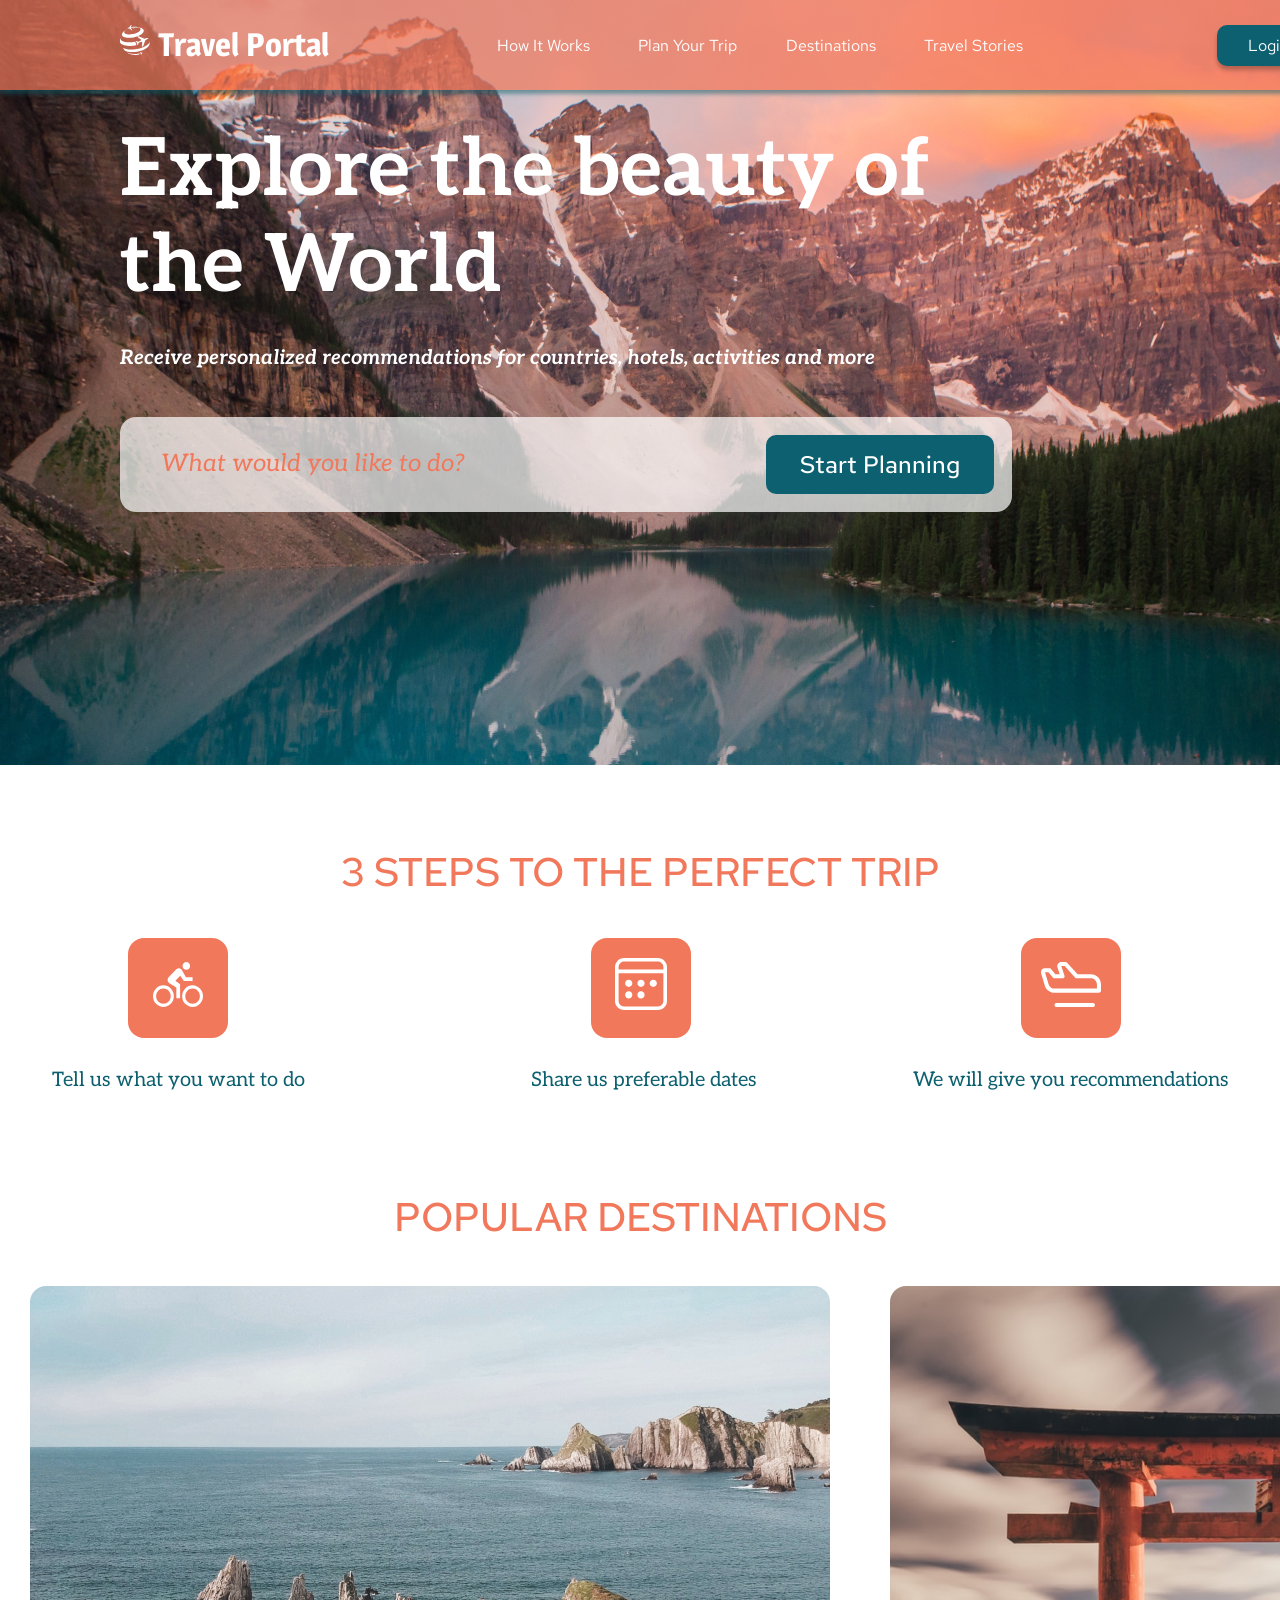
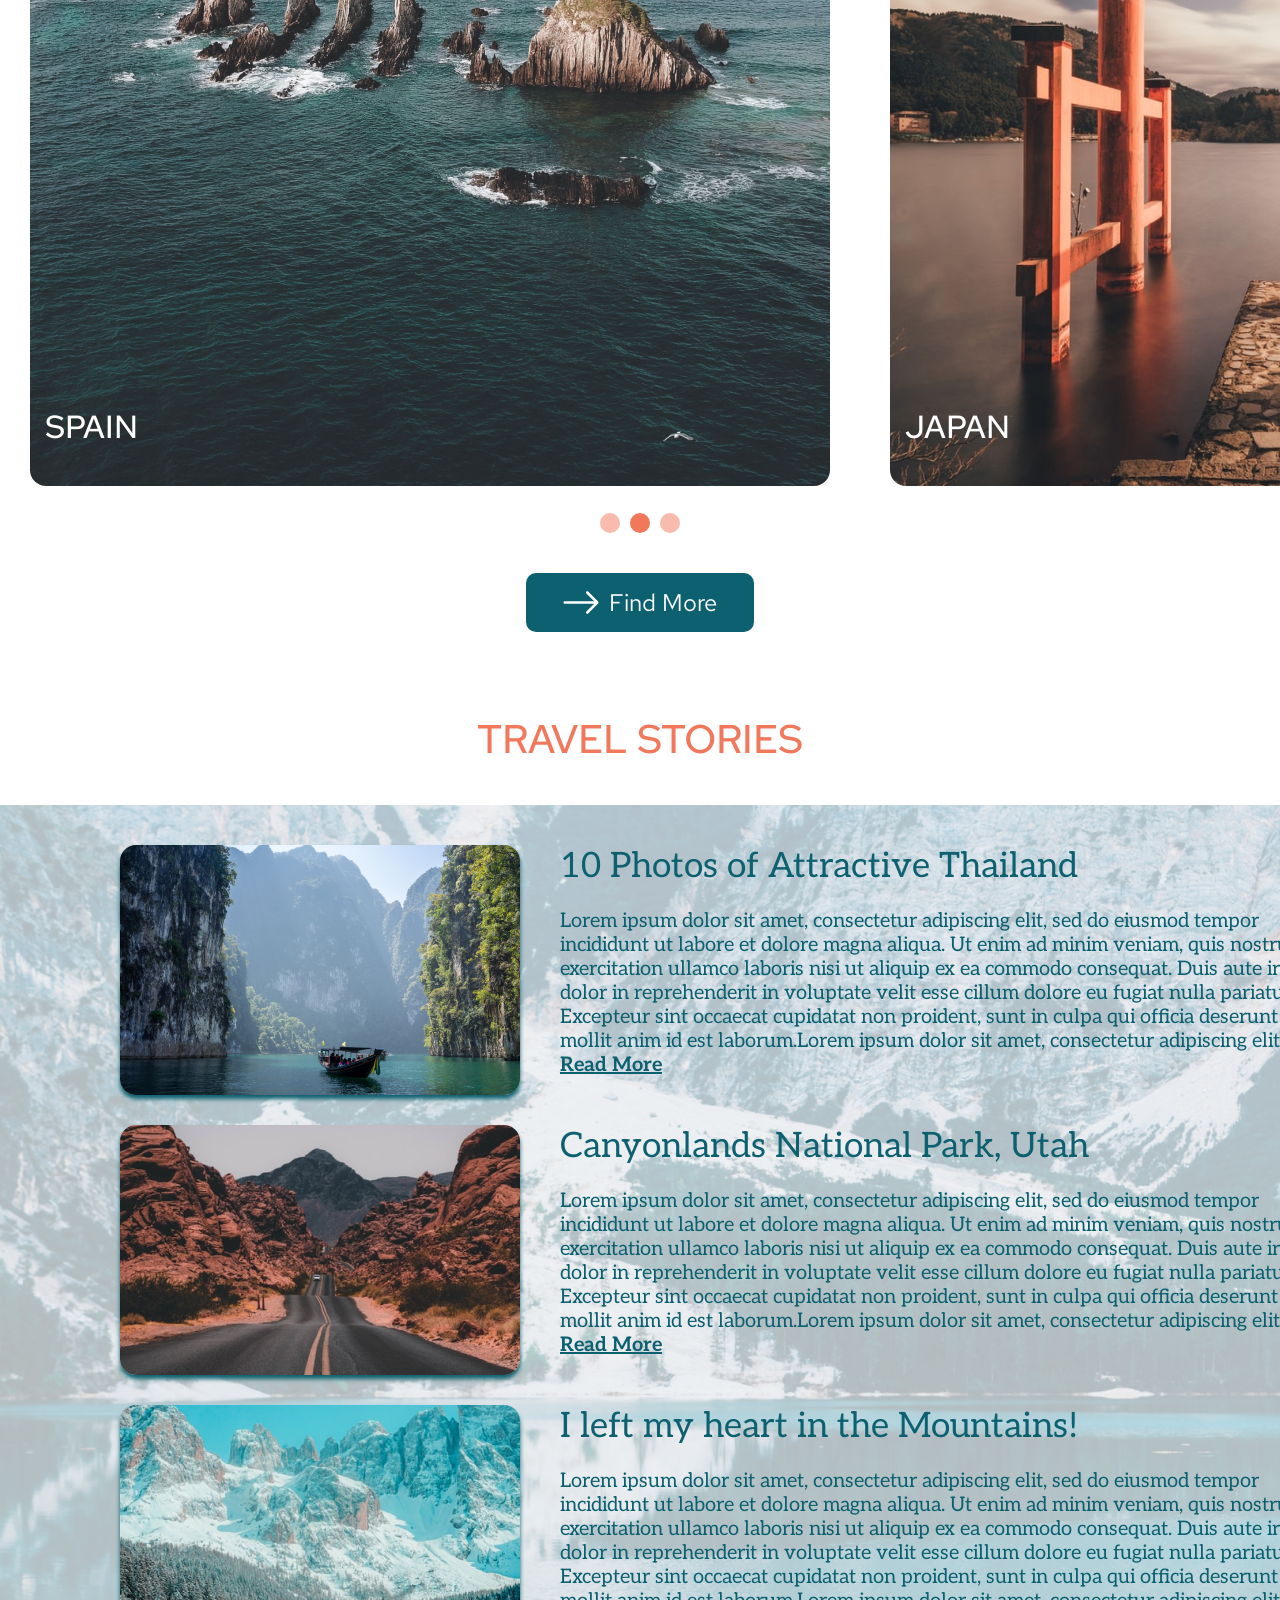
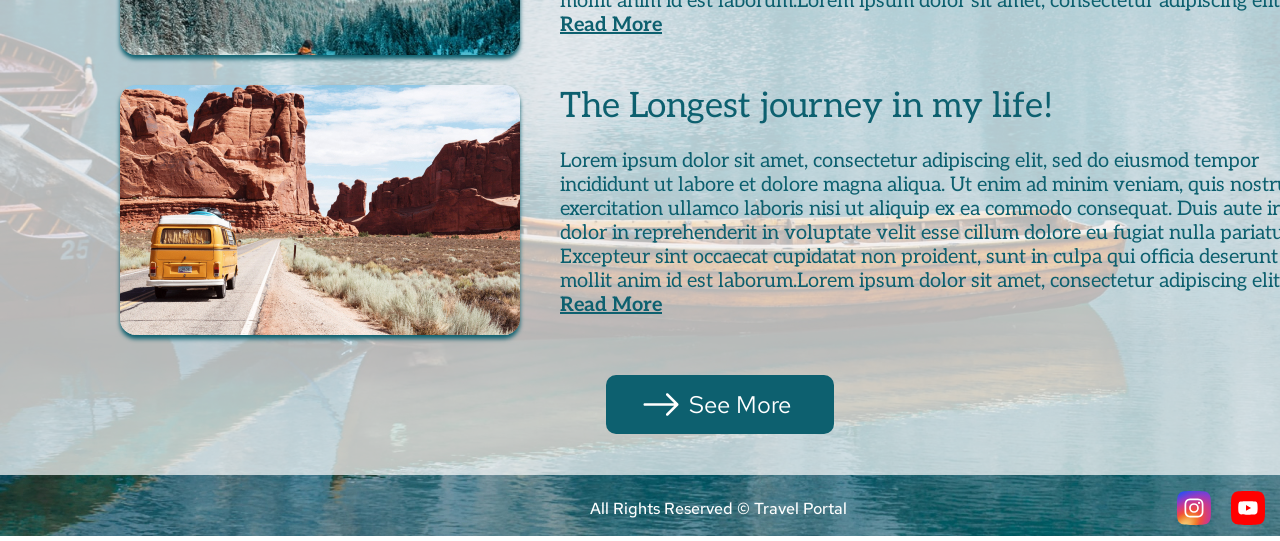
<file: travel/index.html>
<!DOCTYPE html>
<html lang="zxx">
<head>
    <meta charset="UTF-8">
    <meta http-equiv="X-UA-Compatible" content="IE=edge">
    <meta name="viewport" content="width=device-width, initial-scale=1.0">
<!--Font styles-->
    <link rel="preconnect" href="https://fonts.googleapis.com">
    <link rel="preconnect" href="https://fonts.gstatic.com" crossorigin>
    <link href="https://fonts.googleapis.com/css2?family=Magra&display=swap" rel="stylesheet">
    <link href="https://fonts.googleapis.com/css2?family=Magra&display=swap" rel="stylesheet">
    <link href="https://fonts.googleapis.com/css2?family=Magra&family=Red+Hat+Text:wght@300&display=swap" rel="stylesheet">
    <link href="https://fonts.googleapis.com/css2?family=Aleo:wght@300&family=Magra&family=Red+Hat+Text:wght@300&display=swap" rel="stylesheet">
    <link href="https://fonts.googleapis.com/css2?family=Aleo:ital,wght@1,700&family=Magra&family=Red+Hat+Text:wght@300&display=swap" rel="stylesheet">
    <link href="https://fonts.googleapis.com/css2?family=Aleo:wght@700&family=Magra&family=Red+Hat+Text:wght@300&display=swap" rel="stylesheet">
    <link href="https://fonts.googleapis.com/css2?family=Aleo:ital,wght@1,300&display=swap" rel="stylesheet">
    <link href="https://fonts.googleapis.com/css2?family=Aleo:ital,wght@1,700&display=swap" rel="stylesheet">
    <link href="https://fonts.googleapis.com/css2?family=Aleo:ital@1&display=swap" rel="stylesheet">
    <link href="https://fonts.googleapis.com/css2?family=Red+Hat+Text:wght@500&display=swap" rel="stylesheet">
    <link href="https://fonts.googleapis.com/css2?family=Aleo&display=swap" rel="stylesheet">


    <link rel="shortcut icon" href="/travel/assets/icons/fav.ico" type="image/x-icon">
    <link rel="stylesheet" href="style.css">
    <title>Document</title>
</head>

<body>
    <header>
        <div class="upclass">
            <div class="headdiv">
                <div class="logoflex">
                    <div>
                            <img src="assets/icons/logo.svg" alt="logo of travel company">
                    </div>

                    <div>
                        <p class="logotext">Travel Portal</p>
                    </div> 
                </div>
                
                <nav>
                    <ul class="ulstyle">
                        <li><a href="#preview" class="navtextstyle">How It Works</a></li>
                        <li><a href="#steps" class="navtextstyle">Plan Your Trip</a></li>
                        <li><a href="#destinations" class="navtextstyle">Destinations</a></li>
                        <li><a href="#stories" class="navtextstyle">Travel Stories</a></li>
                    </ul>
                </nav>

                <div class="buttonflex">
                    <button class="buttonstyle">Login</button>
                </div>

            </div>

            
                <section class="sectionStylePreview" id="preview">
                    <h1>Explore the beauty of the World</h1>
                    <p class="pstylepreview">Receive personalized recommendations for countries, hotels, activities and more</p>
                    <div class="divWithQuestion">
                        <p class="pStyleQuestion">What would you like to do?</p>
                        <button class="buttonQuestion">Start Planning</button>
                    </div>
                </section>
        </div>
       

    </header>
   
    <main>
    
    <section class="styleSection1" id="steps">
        <h2 class="h2StepStyle">3 STEPS TO THE PERFECT TRIP</h2>
    </section>

    <div class="stepsDivStyle">
        <div class="stepDivInside">
            <div class="stepsPictureStyle"><img class="stepImgStyle" src="/travel/assets/icons/Vector.svg" alt="velo"></div>
            <p class="pStyleSteps">Tell us what you want to do</p>
        </div>
        <div class="stepDivInside">
            <div class="stepsPictureStyleCalendar"><img class="stepImgStyleCalendar" src="/travel/assets/icons/calendar.svg" alt="calendar"></div>
            <p class="pStyleStepsCalendar">Share us preferable dates</p>
        </div>
        <div class="stepDivInside">
            <div class="stepsPictureStyle"><img class="stepImgStyle" src="/travel/assets/icons/aircraft.svg" alt="aircraft"></div>
            <p class="pStyleSteps">We will give you recommendations</p>
        </div>
    </div>

    <section id="destinations">
        <h2 class="h2StepStyle">POPULAR DESTINATIONS</h2>
        <div class="mainDestinationDiv">
            <div class="imageDivDestination">
                <img class="imageDestinationStyle" src="/travel/assets/picture/spain.jpg" alt="Spain">
                <p class="pStyleDestination">SPAIN</p>
            </div>
            <div class="imageDivDestination">
                <img class="imageDestinationStyle" src="/travel/assets/picture/japan.jpg" alt="Japan">
                <p class="pStyleDestination">JAPAN</p>
            </div>
            <div class="imageDivDestination">
                <img class="imageDestinationStyle" src="/travel/assets/picture/usa.png" alt="USA">
                <p class="pStyleDestination">USA</p>
            </div>
        </div>

        <div class="divStyleCircle">
            <div class="circleStyleSide"></div>
            <div class="circleStyleCenter"></div>
            <div class="circleStyleSide"></div>
        </div>

        <button class="buttonDivDestinations">
                <img class="arrowStyle" src="/travel/assets/icons/arrow.svg" alt="Arrow">
                Find More
        </button>
     

    </section>

    <section id="stories">
        <h2 class="h2StoryStyle">TRAVEL STORIES</h2>
    </section>

    <div class="downClass">
        <div class="downClass2">
           <div class="downClass3">
                <div class="divStoriesPictureFirst">
                     <img class="imageStoryStyle" src="/travel/assets/picture/thailand.jpg" alt="thailand">
                     <div>
                        <p class="nameOfStory">10 Photos of Attractive Thailand</p>
                        <p class="textOfStory">Lorem ipsum dolor sit amet, consectetur adipiscing elit, sed do eiusmod tempor incididunt ut labore et dolore magna aliqua. Ut enim ad minim veniam, quis nostrud exercitation ullamco laboris nisi ut aliquip ex ea commodo consequat. Duis aute irure dolor in reprehenderit in voluptate velit esse cillum dolore eu fugiat nulla pariatur. Excepteur sint occaecat cupidatat non proident, sunt in culpa qui officia deserunt mollit anim id est laborum.Lorem ipsum dolor sit amet, consectetur adipiscing elit...<br> <u><b>Read More</b></u></p>
                     </div>
                </div>
                 <div class="divStoriesPicture">
                     <img class="imageStoryStyle" src="/travel/assets/picture/utah.jpg" alt="utah">
                     <div>
                        <p class="nameOfStory">Canyonlands National Park, Utah</p>
                        <p class="textOfStory">Lorem ipsum dolor sit amet, consectetur adipiscing elit, sed do eiusmod tempor incididunt ut labore et dolore magna aliqua. Ut enim ad minim veniam, quis nostrud exercitation ullamco laboris nisi ut aliquip ex ea commodo consequat. Duis aute irure dolor in reprehenderit in voluptate velit esse cillum dolore eu fugiat nulla pariatur. Excepteur sint occaecat cupidatat non proident, sunt in culpa qui officia deserunt mollit anim id est laborum.Lorem ipsum dolor sit amet, consectetur adipiscing elit...<br> <u><b>Read More</b></u></p>
                     </div>
                 </div>
                <div class="divStoriesPicture">
                    <img class="imageStoryStyle" src="/travel/assets/picture/mountains.jpg" alt="mountains">
                    <div>
                        <p class="nameOfStory">I left my heart in the Mountains!</p>
                        <p class="textOfStory">Lorem ipsum dolor sit amet, consectetur adipiscing elit, sed do eiusmod tempor incididunt ut labore et dolore magna aliqua. Ut enim ad minim veniam, quis nostrud exercitation ullamco laboris nisi ut aliquip ex ea commodo consequat. Duis aute irure dolor in reprehenderit in voluptate velit esse cillum dolore eu fugiat nulla pariatur. Excepteur sint occaecat cupidatat non proident, sunt in culpa qui officia deserunt mollit anim id est laborum.Lorem ipsum dolor sit amet, consectetur adipiscing elit...<br> <u><b>Read More</b></u></p>
                     </div>
                 </div>
                <div class="divStoriesPicture">
                  <img class="imageStoryStyle" src="/travel/assets/picture/journey.jpg" alt="journey">
                  <div>
                    <p class="nameOfStory">The Longest journey in my life!</p>
                    <p class="textOfStory">Lorem ipsum dolor sit amet, consectetur adipiscing elit, sed do eiusmod tempor incididunt ut labore et dolore magna aliqua. Ut enim ad minim veniam, quis nostrud exercitation ullamco laboris nisi ut aliquip ex ea commodo consequat. Duis aute irure dolor in reprehenderit in voluptate velit esse cillum dolore eu fugiat nulla pariatur. Excepteur sint occaecat cupidatat non proident, sunt in culpa qui officia deserunt mollit anim id est laborum.Lorem ipsum dolor sit amet, consectetur adipiscing elit...<br> <u><b>Read More</b></u></p>
                 </div>
                </div>

                <button class="buttonDivFooter">
                    <img class="arrowStyle" src="/travel/assets/icons/arrow.svg" alt="Arrow">
                    See More
                </button>
                

            </div>
        </div>


        <footer>
            <div class="footerStyle">
                <p class="pStyleFooter">All Rights Reserved © Travel Portal</p>
                <ul class="ulStyleFooter">
                    <li class="liStyleFooter"><a href="https://rs.school/js-stage0"><img src="/travel/assets/icons/instagram.svg" alt="Instagram"></a></li>
                    <li class="liStyleFooter"><a href="https://www.youtube.com/c/RollingScopesSchool"><img src="/travel/assets/icons/youtube.svg" alt="Youtube"></a></li>
                    <li class="liStyleFooter"><a href="https://github.com/Andrew-Radchikov"><img src="/travel/assets/icons/twitter.svg" alt="Twitter"></a></li>
                </ul>
            </div>

        </footer>



    </div>
    
    </main>

<script src="/travel/index.js"></script>
    
   

</body>
</html>
</file>
<file: travel/style.css>
/*Total formating*/

html{
    scroll-behavior: smooth; 
    overflow-x:  hidden;
}

body{
    margin: 0;
    padding: 0;
    border: 0;
}

 li{
    cursor: pointer;
 }

/* Header style */
.headdiv{
    display: flex;
    flex-direction: row;
    justify-content:space-between;
    align-items: center;
    width: 1440px;
    height: 90px;
    border: 0;
    padding: 0;
    background-color: rgba(242, 120, 92, 0.7);
    box-shadow: 0px 4px 4px rgba(13, 96, 111, 0.5);
}

.upclass{
    width: 1440px;
    height: 765px;
    background-image: url(assets/picture/garrettparker.jpg);
    margin: auto;
}

.logoimg{
    display: flex;
    flex-direction: row;
    width: 30px;
    height: 30px;
    margin: 20px 0 120px 0;
}

.logotext{
    display: block;
    width: 180px;
    height: 31px;
    padding: 0;
    border: 0;
    margin: 0 0 10px 0;
    color: rgba(255, 255, 255, 1);
    font-family: 'Magra', sans-serif;
    font-style: normal;
    font-weight: 600;
    font-size: 32px;
    line-height: 39px;
    margin-left: 8px;
}

.ulstyle{
    display: flex;
    flex-direction: row;
    justify-content: space-between;
    align-items: center;
    list-style-type: none;
    width: 527px;
    height: 90px;
    margin-right: 75px;
    
}

.navtextstyle{
    font-family: 'Red Hat Text', sans-serif;
    color: rgba(255, 255, 255, 1);
    font-size: 16px;
    text-decoration: none;
}

.logoflex{
    display: flex;
    flex-direction: row;
    margin-left: 120px;
    margin-top: 0;
}

.buttonstyle{
    background-color: #0D606F;
    font-family: 'Red Hat Text', sans-serif;
    color: rgba(255, 255, 255, 1);
    border: 0;
    font-size: 16px;
    width: 103px;
    height: 41px;
    border-radius: 10px;
    box-shadow: 0px 4px 4px rgba(0, 0, 0, 0.25) /*, 0px 2px 3px rgba(13, 96, 111, 0.16)*/;
}

.buttonstyle:hover{
    background-color:cornflowerblue;
}

.buttonflex{
    margin-right: 120px;
}

/*  preview section style*/
h1{
    color: rgba(255, 255, 255, 1);
    font-family: 'Aleo', serif;
    font-size: 80px;
    font-weight: 700;
    line-height: 96px;
        
}

.pstylepreview{
    color: rgba(255, 255, 255, 1);
    font-family: 'Aleo', serif;
    font-size: 20px;
    font-style: italic;
    font-weight: bold;
    margin: -36px 0 0 0;
    
}

.sectionStylePreview{
    width: 892px;
    height: 422px;
    margin: -33px 0 0 120px;
}

.divWithQuestion{
    display: flex;
    flex-direction: row;
    width: 892px;
    height: 95px;
    background-color: rgba(255, 255, 255, 0.7);
    border-radius: 16px;
    margin: 47px 0 0 0;
}

.pStyleQuestion{
    font-family: 'Aleo', serif;
    font-size: 24px;
    font-style: italic;
    color: rgba(242, 120, 92, 1);
    margin: 32px 0 41px 41px;

}

.buttonQuestion{
    background-color: rgba(13, 96, 111, 1);
    font-family: 'Red Hat Text', sans-serif;
    color: rgba(255, 255, 255, 1);
    font-weight: 500;
    border: 0;
    font-size: 24px;
    width: 228px;
    height: 59px;
    border-radius: 10px;
    margin: 18px 18px 18px auto;
}

.buttonQuestion:hover{
    background-color:cornflowerblue;
}


/*  steps section style*/
.styleSection1{
    margin-top: 80px;
}

.h2StepStyle{
    font-family: 'Red Hat Text', sans-serif;
    font-size: 40px;
    font-weight: 500;
    color: rgba(242, 120, 92, 1);
    text-align: center;
}

.stepsPictureStyle{
    min-width: 100px;
    min-height: 100px;
    background-color: #F2785C;
    border-radius: 16px;
}

.stepsPictureStyleCalendar{
    min-width: 100px;
    min-height: 100px;
    background-color: #F2785C;
    border-radius: 16px;
    margin-left: 65px;
}

.stepsDivStyle{
    display: flex;
    flex-direction: row;
    justify-content: space-between;
    margin: 40px auto 98px auto;
    width: 1177px;
    height: 154px;
}

.stepDivInside{
    display: flex;
    flex-direction:column;
    justify-content: space-between;
    align-items: center;
}

.stepImgStyle{
    display: block;
    margin: 24px auto 0 auto;
}

.stepImgStyleCalendar{
    display: block;
    margin: 20px auto 0 auto;
}

.pStyleSteps{
    font-family: 'Aleo', serif;
    font-size: 20px;
    color: #0D606F;
    text-align: center;
    margin-top: 30px;
}

.pStyleStepsCalendar{
    font-family: 'Aleo', serif;
    font-size: 20px;
    color: #0D606F;
    text-align: center;
    margin-top: 30px;
    margin-left: 70px;
}

/*  destinations section style*/

.mainDestinationDiv{
    width: 1440px;
    display: flex;
    flex-direction:row;
    justify-content: space-around;
    align-items: center;
    overflow: hidden;
    margin: -20px auto auto auto;
}

.imageDivDestination{
   margin: 30px;
}

.imageDestinationStyle{
    border-radius: 16px;
}

.pStyleDestination{
    font-family: 'Red Hat Text', sans-serif;
    font-size: 32px;
    font-weight: 500;
    color: rgba(255, 255, 255, 1)    ;
    margin: -85px auto 35px 15px;
}

.divStyleCircle{
    display: flex;
    flex-direction:row;
    align-items: center;
    align-content: flex-start;
    margin: auto;
    width: 80px;
    height: 20px;
}

.circleStyleCenter{
    width: 20px;
    height: 20px;
    background-color: rgba(242, 120, 92, 1);
    margin-left: 10px;
    margin-right: 10px;
    border-radius: 16px;
}

.circleStyleSide{
    width: 20px;
    height: 20px;
    background-color: rgba(242, 120, 92, 0.5);
    border-radius: 16px;
}

.buttonDivDestinations{
    display: flex;
    flex-direction:row;
    width: 228px;
    height: 59px;
    align-items: center;
    border: 0;
    border-radius: 10px;
    background-color: rgba(13, 96, 111, 1);
    font-family: 'Red Hat Text', sans-serif;
    color: rgba(255, 255, 255, 1);
    font-size: 24px;
    margin: 40px auto;
}

.arrowStyle{
    margin-left: 31px;
    margin-right: 10px;
}

.arrowp{
    font-family: 'Red Hat Text', sans-serif;
    color: rgba(255, 255, 255, 1);
    font-size: 24px;
}

/* stories section style*/


.downClass{
    width: 1440px;
    height: 1331px;
    background-image: url(assets/picture/Rectangle33.jpg);
    margin: 40px auto auto auto;
}

.h2StoryStyle{
    font-family: 'Red Hat Text', sans-serif;
    font-size: 40px;
    font-weight: 500;
    color: rgba(242, 120, 92, 1);
    text-align: center;
    margin: 80px auto auto auto;
}

.downClass2{
    background: rgba(255, 255, 255, 0.7);
    width: 1440px;
    height: 1270px;
}
.downClass3{
    display: flex;
    flex-direction: column;
    align-items: center;
    width: 1440px;
    height: 1120px;
    margin-top: 30px;
}


.divStoriesPictureFirst{
    display: flex;
    flex-direction:row;
    justify-content:flex-start;
    width: 1200px;
    height: 250px;
    margin: 40px auto 15px auto;
}

.divStoriesPicture{
    display: flex;
    flex-direction:row;
    justify-content:flex-start;
    align-items: flex-start;
    width: 1200px;
    height: 250px;
    margin: 15px auto 15px auto;
}

.imageStoryStyle{
    border-radius: 16px;
    box-shadow: 0px 4px 4px #0D606F;
    margin-right: 40px;
}

.nameOfStory{
    font-family: 'Aleo', serif;
    font-size: 35px;
    color: rgba(13, 96, 111, 1);
    font-weight: 400;
    margin: 0;
  
}

.textOfStory{
    font-family: 'Aleo', serif;
    font-size: 20px;
    color: rgba(13, 96, 111, 1);
    font-weight: 400;
    margin-top: 22px;
}

.textOfStoryLink{
    font-family: 'Aleo', serif;
    font-size: 20px;
    color: rgba(13, 96, 111, 1);
    font-weight: 700;
    line-height: 0px;
}

.buttonSeeMore{
    background-color: rgba(13, 96, 111, 1);
    border: 0;
    width: 228px;
    height: 59px;
    border-radius: 10px;
    display: block;
    margin: 28px auto;
}


/* footer section style*/

.footerStyle{
    display: flex;
    flex-direction: row;
    align-items: center;
    margin: 0;
}

.pStyleFooter{
    font-family: 'Red Hat Text', sans-serif;
    font-size: 16px;
    font-weight: 500;
    color: #FFFFFF;
    margin-left: 590px;
}

.ulStyleFooter{
    display: flex;
    flex-direction: row;
    list-style-type: none;
    margin-left: 280px;
}

.liStyleFooter{
    margin-left: 10px;
    margin-right: 10px;
    width: 34px;
    height: 34px;
}

.buttonDivFooter{
    display: flex;
    flex-direction:row;
    width: 228px;
    min-height: 59px;
    align-items: center;
    border: 0;
    border-radius: 10px;
    background-color: rgba(13, 96, 111, 1);
    font-family: 'Red Hat Text', sans-serif;
    color: rgba(255, 255, 255, 1);
    font-size: 24px;
    margin-top: 25px;
}
</file>
